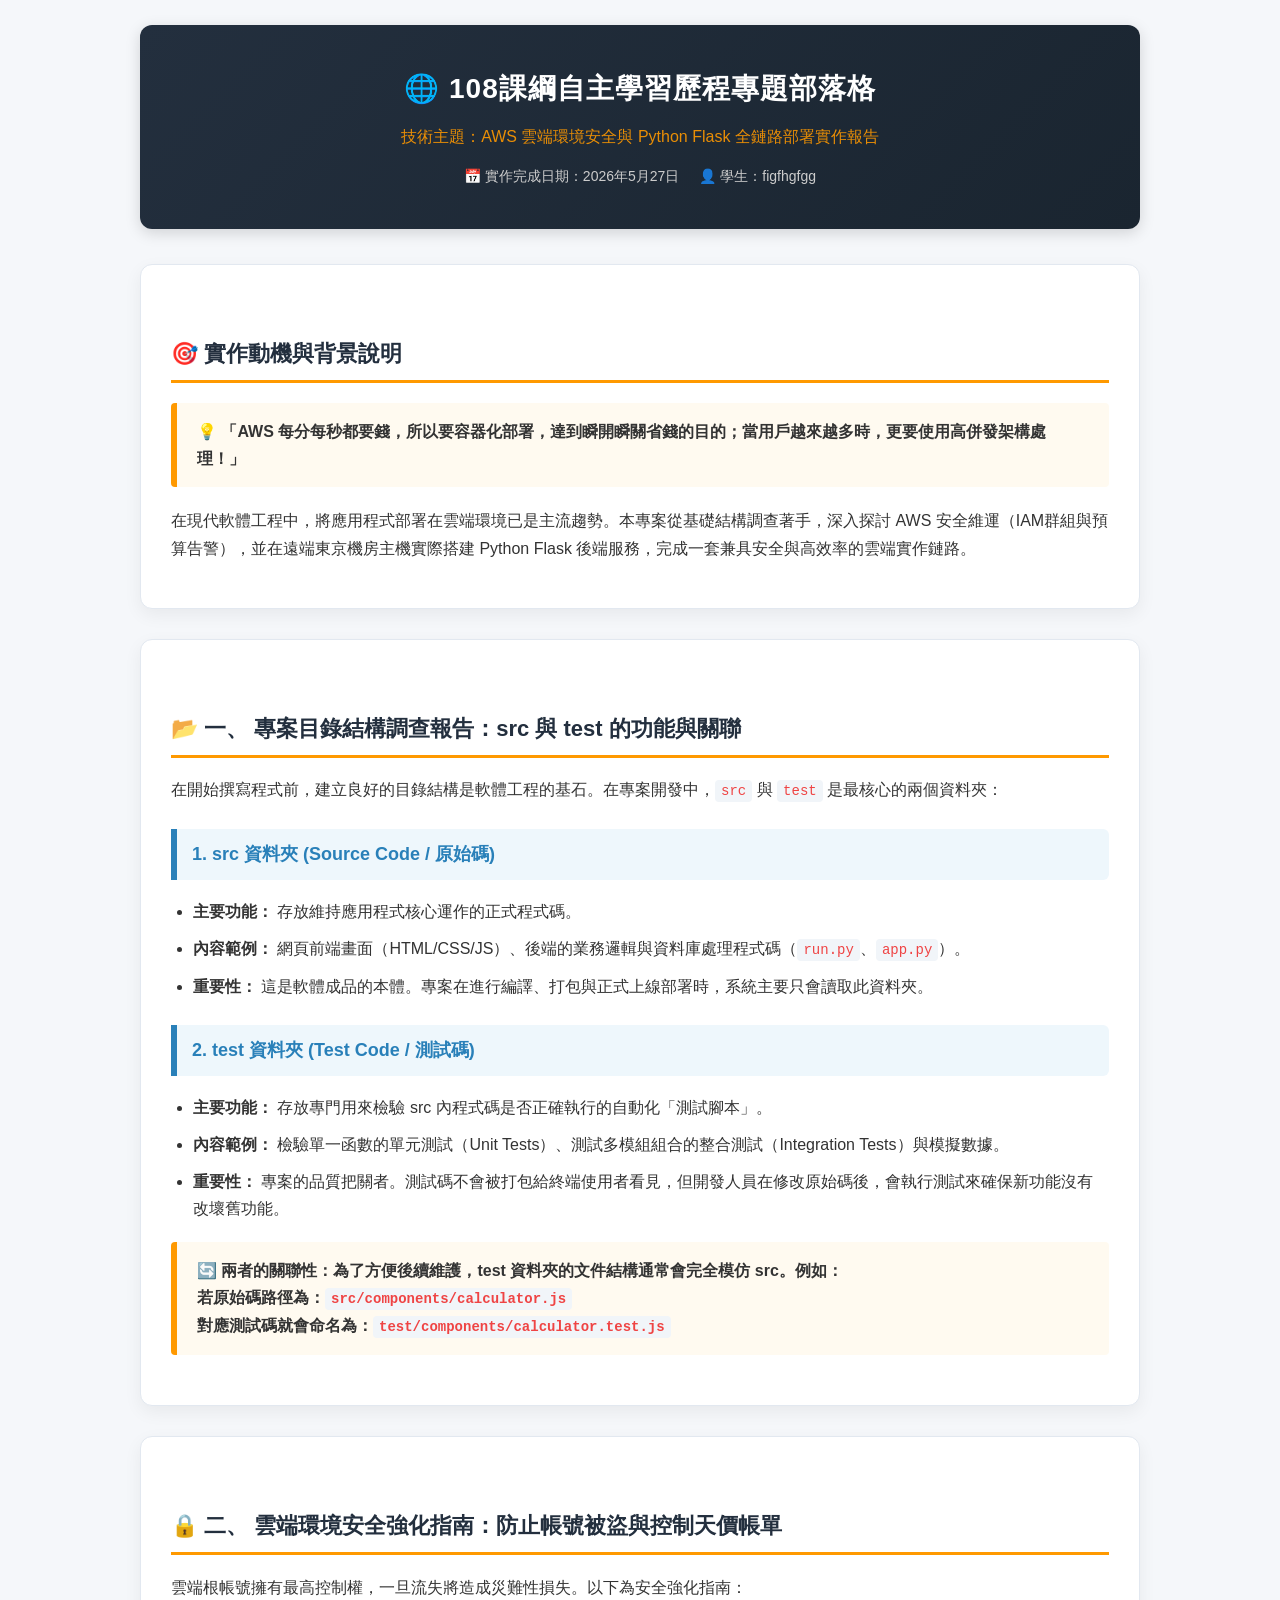
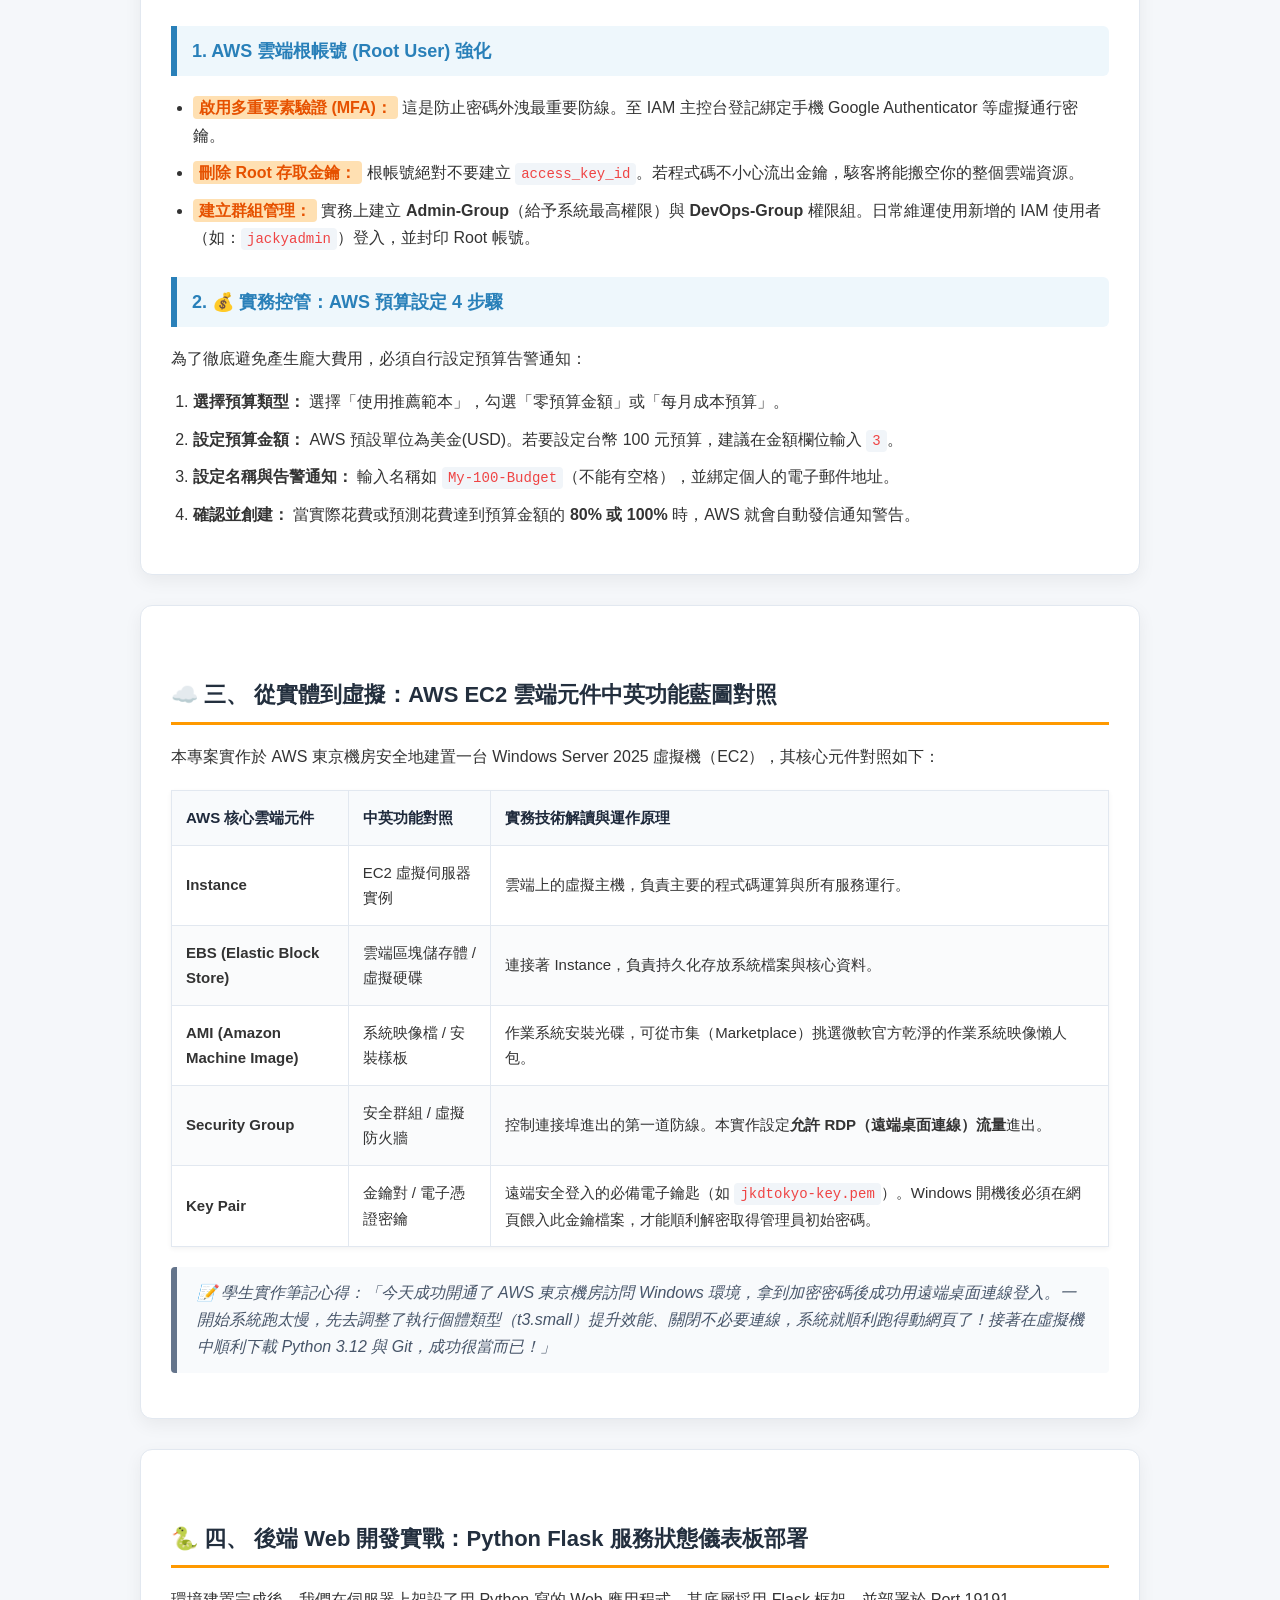
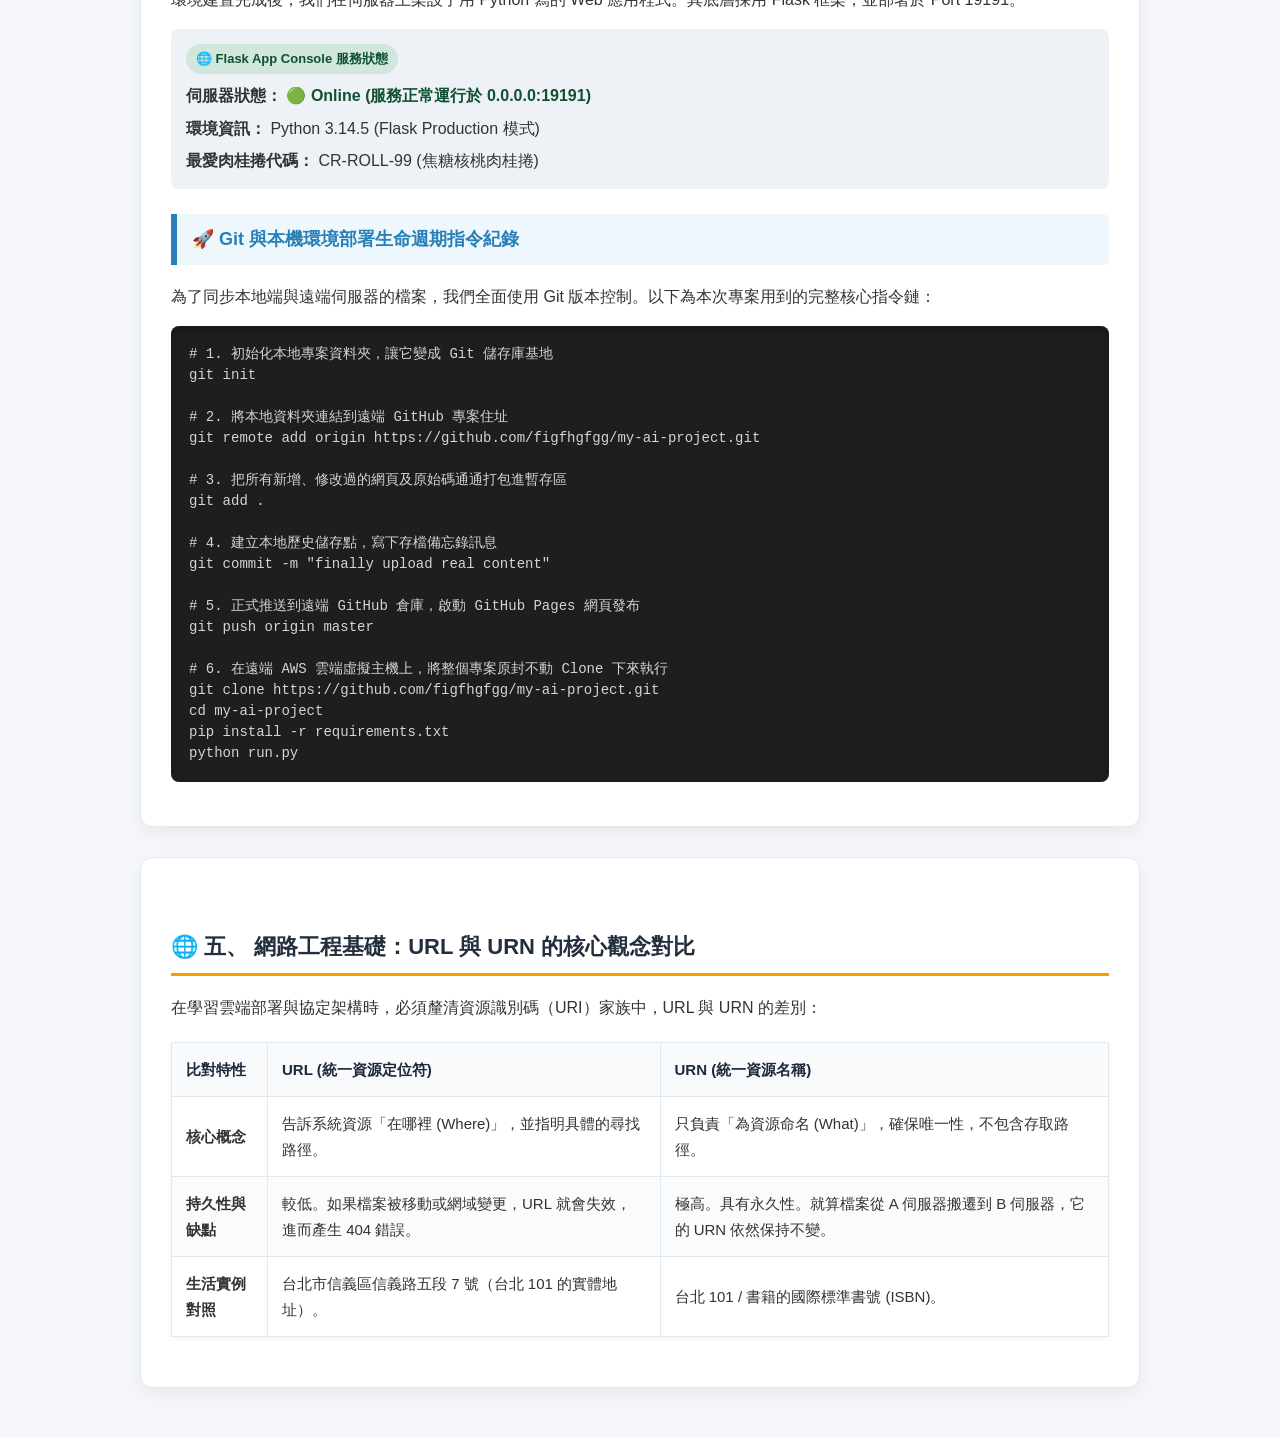
<file: index.html>
<!DOCTYPE html>
<html lang="zh-TW">

<head>
    <meta charset="UTF-8">
    <meta name="viewport" content="width=device-width, initial-scale=1.0">
    <title>學習歷程檔案 - AWS 雲端全鏈路部署與 Flask 後端專題實戰</title>
    <style>
        body {
            font-family: 'Segoe UI', Microsoft JhengHei, sans-serif;
            line-height: 1.7;
            color: #333;
            max-width: 1000px;
            margin: 0 auto;
            padding: 25px;
            background-color: #f5f7fa;
        }

        header {
            background: linear-gradient(135deg, #232f3e 0%, #1a2530 100%);
            color: white;
            padding: 40px;
            text-align: center;
            border-radius: 12px;
            box-shadow: 0 4px 15px rgba(0, 0, 0, 0.15);
            margin-bottom: 35px;
        }

        header h1 {
            margin: 0;
            font-size: 28px;
            letter-spacing: 1px;
        }

        header p {
            margin: 10px 0 0 0;
            font-size: 16px;
            color: #ff9900;
            opacity: 0.9;
        }

        .meta-info {
            display: flex;
            justify-content: center;
            gap: 20px;
            margin-top: 15px;
            font-size: 14px;
            color: #ccc;
        }

        h2 {
            color: #232f3e;
            border-bottom: 3px solid #ff9900;
            padding-bottom: 8px;
            margin-top: 40px;
            font-size: 22px;
            display: flex;
            align-items: center;
            gap: 10px;
        }

        h3 {
            color: #2980b9;
            background-color: #eef7fc;
            padding: 10px 15px;
            border-left: 6px solid #2980b9;
            border-radius: 0 6px 6px 0;
            margin-top: 25px;
            font-size: 18px;
        }

        .card {
            background: white;
            padding: 30px;
            border-radius: 12px;
            box-shadow: 0 6px 18px rgba(0, 0, 0, 0.06);
            margin-bottom: 30px;
            border: 1px solid #e2e8f0;
        }

        .important-note {
            background-color: #fffaf0;
            border-left: 6px solid #ff9900;
            padding: 15px 20px;
            border-radius: 4px;
            margin: 20px 0;
            font-weight: bold;
        }

        .quote-note {
            background-color: #f8fafc;
            border-left: 6px solid #64748b;
            padding: 12px 20px;
            font-style: italic;
            margin: 15px 0;
            color: #475569;
            border-radius: 4px;
        }

        table {
            width: 100%;
            border-collapse: collapse;
            margin: 20px 0;
            box-shadow: 0 2px 5px rgba(0, 0, 0, 0.05);
        }

        th,
        td {
            border: 1px solid #e2e8f0;
            padding: 14px;
            text-align: left;
            font-size: 15px;
        }

        th {
            background-color: #f8fafc;
            color: #1e293b;
            font-weight: bold;
        }

        tr:nth-child(even) {
            background-color: #fafbfc;
        }

        .highlight {
            background-color: #ffe0b2;
            padding: 3px 6px;
            border-radius: 4px;
            font-weight: bold;
            color: #e65100;
        }

        .status-badge {
            background-color: #d1e7dd;
            color: #0f5132;
            padding: 4px 10px;
            border-radius: 20px;
            font-weight: bold;
            font-size: 13px;
            display: inline-block;
        }

        code {
            background-color: #f1f5f9;
            padding: 3px 6px;
            border-radius: 4px;
            font-family: 'Consolas', monospace;
            color: #ef4444;
            font-size: 14px;
        }

        pre {
            background-color: #1e1e1e;
            color: #d4d4d4;
            padding: 18px;
            border-radius: 8px;
            overflow-x: auto;
            font-family: 'Consolas', monospace;
            font-size: 14px;
            line-height: 1.5;
            box-shadow: inset 0 2px 8px rgba(0, 0, 0, 0.3);
        }

        ul,
        ol {
            padding-left: 22px;
        }

        li {
            margin-bottom: 10px;
        }

        footer {
            text-align: center;
            margin-top: 60px;
            color: #94a3b8;
            font-size: 14px;
            padding: 30px;
            border-top: 1px solid #e2e8f0;
        }
    </style>
</head>

<body>

    <header>
        <h1>🌐 108課綱自主學習歷程專題部落格</h1>
        <p>技術主題：AWS 雲端環境安全與 Python Flask 全鏈路部署實作報告</p>
        <div class="meta-info">
            <span>📅 實作完成日期：2026年5月27日</span>
            <span>👤 學生：figfhgfgg</span>
        </div>
    </header>

    <!-- 前言與動機 -->
    <div class="card">
        <h2>🎯 實作動機與背景說明</h2>
        <p class="important-note">💡 「AWS 每分每秒都要錢，所以要容器化部署，達到瞬開瞬關省錢的目的；當用戶越來越多時，更要使用高併發架構處理！」</p>
        <p>在現代軟體工程中，將應用程式部署在雲端環境已是主流趨勢。本專案從基礎結構調查著手，深入探討 AWS 安全維運（IAM群組與預算告警），並在遠端東京機房主機實際搭建 Python Flask
            後端服務，完成一套兼具安全與高效率的雲端實作鏈路。</p>
    </div>

    <!-- 主題一：src 與 test -->
    <div class="card">
        <h2>📂 一、 專案目錄結構調查報告：src 與 test 的功能與關聯</h2>
        <p>在開始撰寫程式前，建立良好的目錄結構是軟體工程的基石。在專案開發中，<code>src</code> 與 <code>test</code> 是最核心的兩個資料夾：</p>

        <h3>1. src 資料夾 (Source Code / 原始碼)</h3>
        <ul>
            <li><strong>主要功能：</strong> 存放維持應用程式核心運作的正式程式碼。</li>
            <li><strong>內容範例：</strong> 網頁前端畫面（HTML/CSS/JS）、後端的業務邏輯與資料庫處理程式碼（<code>run.py</code>、<code>app.py</code>）。
            </li>
            <li><strong>重要性：</strong> 這是軟體成品的本體。專案在進行編譯、打包與正式上線部署時，系統主要只會讀取此資料夾。</li>
        </ul>

        <h3>2. test 資料夾 (Test Code / 測試碼)</h3>
        <ul>
            <li><strong>主要功能：</strong> 存放專門用來檢驗 src 內程式碼是否正確執行的自動化「測試腳本」。</li>
            <li><strong>內容範例：</strong> 檢驗單一函數的單元測試（Unit Tests）、測試多模組組合的整合測試（Integration Tests）與模擬數據。</li>
            <li><strong>重要性：</strong> 專案的品質把關者。測試碼不會被打包給終端使用者看見，但開發人員在修改原始碼後，會執行測試來確保新功能沒有改壞舊功能。</li>
        </ul>

        <p class="important-note">🔄 兩者的關聯性：為了方便後續維護，test 資料夾的文件結構通常會完全模仿 src。例如：<br>
            若原始碼路徑為：<code>src/components/calculator.js</code><br>
            對應測試碼就會命名為：<code>test/components/calculator.test.js</code></p>
    </div>

    <!-- 主題二：AWS 安全與預算 -->
    <div class="card">
        <h2>🔒 二、 雲端環境安全強化指南：防止帳號被盜與控制天價帳單</h2>
        <p>雲端根帳號擁有最高控制權，一旦流失將造成災難性損失。以下為安全強化指南：</p>

        <h3>1. AWS 雲端根帳號 (Root User) 強化</h3>
        <ul>
            <li><span class="highlight">啟用多重要素驗證 (MFA)：</span> 這是防止密碼外洩最重要防線。至 IAM 主控台登記綁定手機 Google Authenticator
                等虛擬通行密鑰。</li>
            <li><span class="highlight">刪除 Root 存取金鑰：</span> 根帳號絕對不要建立
                <code>access_key_id</code>。若程式碼不小心流出金鑰，駭客將能搬空你的整個雲端資源。
            </li>
            <li><span class="highlight">建立群組管理：</span> 實務上建立 <strong>Admin-Group</strong>（給予系統最高權限）與
                <strong>DevOps-Group</strong> 權限組。日常維運使用新增的 IAM 使用者（如：<code>jackyadmin</code>）登入，並封印 Root 帳號。
            </li>
        </ul>

        <h3>2. 💰 實務控管：AWS 預算設定 4 步驟</h3>
        <p>為了徹底避免產生龐大費用，必須自行設定預算告警通知：</p>
        <ol>
            <li><strong>選擇預算類型：</strong> 選擇「使用推薦範本」，勾選「零預算金額」或「每月成本預算」。</li>
            <li><strong>設定預算金額：</strong> AWS 預設單位為美金(USD)。若要設定台幣 100 元預算，建議在金額欄位輸入 <code>3</code>。</li>
            <li><strong>設定名稱與告警通知：</strong> 輸入名稱如 <code>My-100-Budget</code>（不能有空格），並綁定個人的電子郵件地址。</li>
            <li><strong>確認並創建：</strong> 當實際花費或預測花費達到預算金額的 <strong>80% 或 100%</strong> 時，AWS 就會自動發信通知警告。</li>
        </ol>
    </div>

    <!-- 主題三：EC2 元件對照 -->
    <div class="card">
        <h2>☁️ 三、 從實體到虛擬：AWS EC2 雲端元件中英功能藍圖對照</h2>
        <p>本專案實作於 AWS 東京機房安全地建置一台 Windows Server 2025 虛擬機（EC2），其核心元件對照如下：</p>

        <table>
            <thead>
                <tr>
                    <th>AWS 核心雲端元件</th>
                    <th>中英功能對照</th>
                    <th>實務技術解讀與運作原理</th>
                </tr>
            </thead>
            <tbody>
                <tr>
                    <td><strong>Instance</strong></td>
                    <td>EC2 虛擬伺服器實例</td>
                    <td>雲端上的虛擬主機，負責主要的程式碼運算與所有服務運行。</td>
                </tr>
                <tr>
                    <td><strong>EBS (Elastic Block Store)</strong></td>
                    <td>雲端區塊儲存體 / 虛擬硬碟</td>
                    <td>連接著 Instance，負責持久化存放系統檔案與核心資料。</td>
                </tr>
                <tr>
                    <td><strong>AMI (Amazon Machine Image)</strong></td>
                    <td>系統映像檔 / 安裝樣板</td>
                    <td>作業系統安裝光碟，可從市集（Marketplace）挑選微軟官方乾淨的作業系統映像懶人包。</td>
                </tr>
                <tr>
                    <td><strong>Security Group</strong></td>
                    <td>安全群組 / 虛擬防火牆</td>
                    <td>控制連接埠進出的第一道防線。本實作設定<strong>允許 RDP（遠端桌面連線）流量</strong>進出。</td>
                </tr>
                <tr>
                    <td><strong>Key Pair</strong></td>
                    <td>金鑰對 / 電子憑證密鑰</td>
                    <td>遠端安全登入的必備電子鑰匙（如 <code>jkdtokyo-key.pem</code>）。Windows 開機後必須在網頁餵入此金鑰檔案，才能順利解密取得管理員初始密碼。</td>
                </tr>
            </tbody>
        </table>
        <p class="quote-note">📝 學生實作筆記心得：「今天成功開通了 AWS 東京機房訪問 Windows
            環境，拿到加密密碼後成功用遠端桌面連線登入。一開始系統跑太慢，先去調整了執行個體類型（t3.small）提升效能、關閉不必要連線，系統就順利跑得動網頁了！接著在虛擬機中順利下載 Python 3.12 與
            Git，成功很當而已！」</p>
    </div>

    <!-- 主題四：Flask 後端部署 -->
    <div class="card">
        <h2>🐍 四、 後端 Web 開發實戰：Python Flask 服務狀態儀表板部署</h2>
        <p>環境建置完成後，我們在伺服器上架設了用 Python 寫的 Web 應用程式。其底層採用 Flask 框架，並部署於 Port 19191。</p>

        <div style="background-color: #eef2f7; padding: 15px; border-radius: 8px; margin: 15px 0;">
            <span class="status-badge">🌐 Flask App Console 服務狀態</span>
            <p style="margin: 8px 0 0 0;"><strong>伺服器狀態：</strong> <span style="color: #0f5132; font-weight: bold;">🟢
                    Online (服務正常運行於 0.0.0.0:19191)</span></p>
            <p style="margin: 5px 0 0 0;"><strong>環境資訊：</strong> Python 3.14.5 (Flask Production 模式)</p>
            <p style="margin: 5px 0 0 0;"><strong>最愛肉桂捲代碼：</strong> CR-ROLL-99 (焦糖核桃肉桂捲)</p>
        </div>

        <h3>🚀 Git 與本機環境部署生命週期指令紀錄</h3>
        <p>為了同步本地端與遠端伺服器的檔案，我們全面使用 Git 版本控制。以下為本次專案用到的完整核心指令鏈：</p>
        <pre>
# 1. 初始化本地專案資料夾，讓它變成 Git 儲存庫基地
git init

# 2. 將本地資料夾連結到遠端 GitHub 專案住址
git remote add origin https://github.com/figfhgfgg/my-ai-project.git

# 3. 把所有新增、修改過的網頁及原始碼通通打包進暫存區
git add .

# 4. 建立本地歷史儲存點，寫下存檔備忘錄訊息
git commit -m "finally upload real content"

# 5. 正式推送到遠端 GitHub 倉庫，啟動 GitHub Pages 網頁發布
git push origin master

# 6. 在遠端 AWS 雲端虛擬主機上，將整個專案原封不動 Clone 下來執行
git clone https://github.com/figfhgfgg/my-ai-project.git
cd my-ai-project
pip install -r requirements.txt
python run.py</pre>
    </div>

    <!-- 主題五：URL vs URN -->
    <div class="card">
        <h2>🌐 五、 網路工程基礎：URL 與 URN 的核心觀念對比</h2>
        <p>在學習雲端部署與協定架構時，必須釐清資源識別碼（URI）家族中，URL 與 URN 的差別：</p>
        <table>
            <thead>
                <tr>
                    <th>比對特性</th>
                    <th>URL (統一資源定位符)</th>
                    <th>URN (統一資源名稱)</th>
                </tr>
            </thead>
            <tbody>
                <tr>
                    <td><strong>核心概念</strong></td>
                    <td>告訴系統資源「在哪裡 (Where)」，並指明具體的尋找路徑。</td>
                    <td>只負責「為資源命名 (What)」，確保唯一性，不包含存取路徑。</td>
                </tr>
                <tr>
                    <td><strong>持久性與缺點</strong></td>
                    <td>較低。如果檔案被移動或網域變更，URL 就會失效，進而產生 404 錯誤。</td>
                    <td>極高。具有永久性。就算檔案從 A 伺服器搬遷到 B 伺服器，它的 URN 依然保持不變。</td>
                </tr>
                <tr>
                    <td><strong>生活實例對照</strong></td>
                    <td>台北市信義區信義路五段 7 號（台北 101 的實體地址）。</td>
                    <td>台北 101 / 書籍的國際標準書號 (ISBN)。</td>
                </tr>
            </tbody>
        </table>
    </div>
</file>
